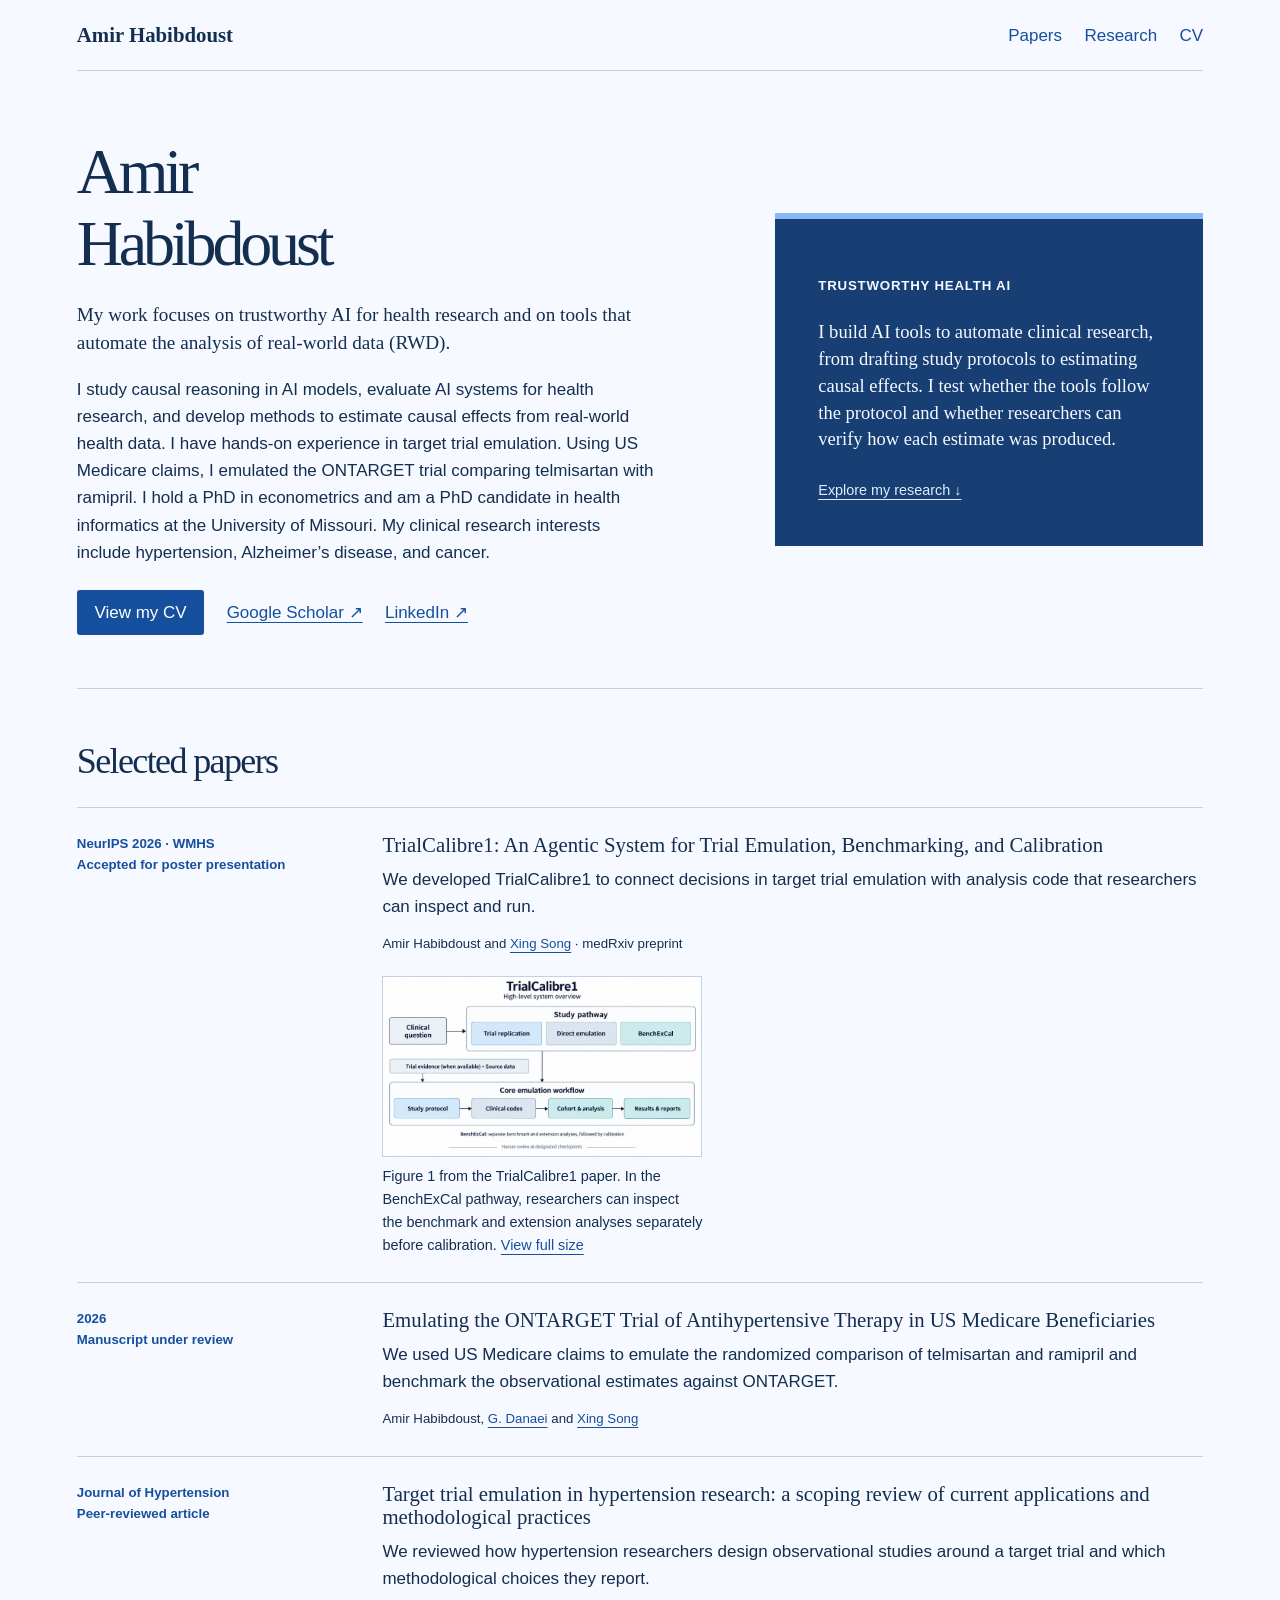
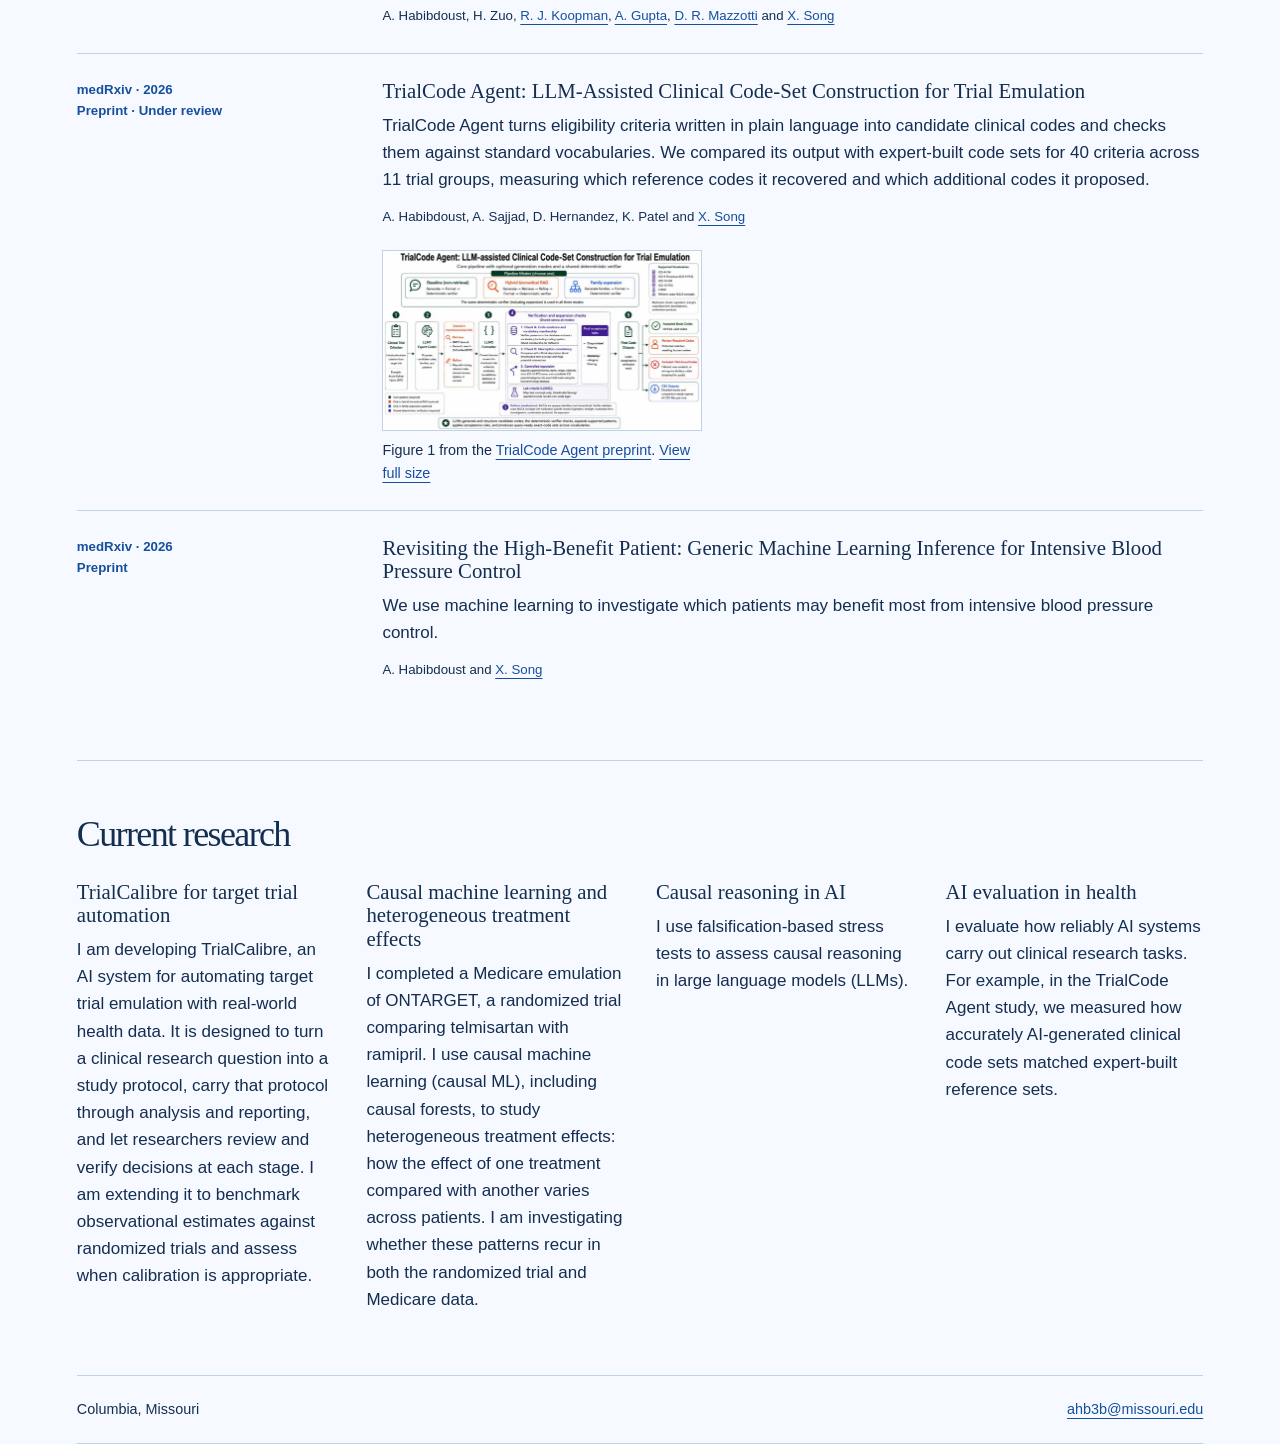
<file: index.html>
<!doctype html>
<html lang="en"><head><meta charset="utf-8"><meta name="viewport" content="width=device-width,initial-scale=1"><meta name="description" content="Amir Habibdoust studies treatment effects, causal reasoning in AI, and the evaluation of AI systems for health research at the University of Missouri."><title>Amir Habibdoust | Research</title><link rel="stylesheet" href="style.css"></head>
<body><header><a class="brand" href="index.html">Amir Habibdoust</a><nav aria-label="Main"><a href="#papers">Papers</a><a href="#research">Research</a><a href="cv.html">CV</a></nav></header>
<main><section class="hero"><div><h1>Amir<br>Habibdoust</h1><p class="lead">My work focuses on trustworthy AI for health research and on tools that automate the analysis of real-world data (RWD).</p><p>I study causal reasoning in AI models, evaluate AI systems for health research, and develop methods to estimate causal effects from real-world health data. I have hands-on experience in target trial emulation. Using US Medicare claims, I emulated the ONTARGET trial comparing telmisartan with ramipril. I hold a PhD in econometrics and am a PhD candidate in health informatics at the University of Missouri. My clinical research interests include hypertension, Alzheimer&rsquo;s disease, and cancer.</p><div class="actions"><a class="button" href="cv.html">View my CV</a><a href="https://scholar.google.com/citations?user=FbnvVcIAAAAJ">Google Scholar ↗</a><a href="https://www.linkedin.com/in/amir-habibdoust-77b50853">LinkedIn ↗</a></div></div>
<aside><p class="kicker">Trustworthy Health AI</p><blockquote>I build AI tools to automate clinical research, from drafting study protocols to estimating causal effects. I test whether the tools follow the protocol and whether researchers can verify how each estimate was produced.</blockquote><a href="#research">Explore my research ↓</a></aside></section>
<section id="papers"><h2>Selected papers</h2>
<article><div class="meta">NeurIPS 2026 · WMHS<br>Accepted for poster presentation</div><div><h3><a href="https://www.medrxiv.org/content/medrxiv/early/2026/10/14/2026.10.13.26365421.full.pdf">TrialCalibre1: An Agentic System for Trial Emulation, Benchmarking, and Calibration</a></h3><p>We developed TrialCalibre1 to connect decisions in target trial emulation with analysis code that researchers can inspect and run.</p><small>Amir Habibdoust and <a href="https://www.medicine.missouri.edu/faculty/xing-song-phd">Xing Song</a> · medRxiv preprint</small><figure class="paper-figure"><a href="trialcalibre-workflow.png" aria-label="Open the full-size TrialCalibre1 workflow figure"><img src="trialcalibre-workflow.png" width="1672" height="941" alt="Replication, direct emulation and BenchExCal share a workflow from protocol and clinical codes through cohort analysis and reporting, with human review at checkpoints."></a><figcaption>Figure 1 from the TrialCalibre1 paper. In the BenchExCal pathway, researchers can inspect the benchmark and extension analyses separately before calibration. <a href="trialcalibre-workflow.png">View full size</a></figcaption></figure></div></article>
<article><div class="meta">2026<br>Manuscript under review</div><div><h3>Emulating the ONTARGET Trial of Antihypertensive Therapy in US Medicare Beneficiaries</h3><p>We used US Medicare claims to emulate the randomized comparison of telmisartan and ramipril and benchmark the observational estimates against ONTARGET.</p><small>Amir Habibdoust, <a href="https://hsph.harvard.edu/profile/goodarz-danaei/">G. Danaei</a> and <a href="https://www.medicine.missouri.edu/faculty/xing-song-phd">Xing Song</a></small></div></article>
<article><div class="meta">Journal of Hypertension<br>Peer-reviewed article</div><div><h3><a href="https://doi.org/10.1097/HJH.0000000000004188">Target trial emulation in hypertension research: a scoping review of current applications and methodological practices</a></h3><p>We reviewed how hypertension researchers design observational studies around a target trial and which methodological choices they report.</p><small>A. Habibdoust, H. Zuo, <a href="https://www.crmc.org/doctors/richelle-koopman-md">R. J. Koopman</a>, <a href="https://findadoctor.kansashealthsystem.com/provider/aditi-gupta/1220542">A. Gupta</a>, <a href="https://ku.discovery.academicanalytics.com/scholar/379800/Diego-Mazzotti?unitId=20952&amp;unitType=6">D. R. Mazzotti</a> and <a href="https://www.medicine.missouri.edu/faculty/xing-song-phd">X. Song</a></small></div></article>
<article><div class="meta">medRxiv · 2026<br>Preprint · Under review</div><div><h3><a href="https://doi.org/10.64898/2026.08.20.26360962">TrialCode Agent: LLM-Assisted Clinical Code-Set Construction for Trial Emulation</a></h3><p>TrialCode Agent turns eligibility criteria written in plain language into candidate clinical codes and checks them against standard vocabularies. We compared its output with expert-built code sets for 40 criteria across 11 trial groups, measuring which reference codes it recovered and which additional codes it proposed.</p><small>A. Habibdoust, A. Sajjad, D. Hernandez, K. Patel and <a href="https://www.medicine.missouri.edu/faculty/xing-song-phd">X. Song</a></small><figure class="paper-figure"><a href="trialcode-workflow.jpg" aria-label="Open the full-size TrialCode Agent workflow"><img src="trialcode-workflow.jpg" width="1280" height="722" alt="TrialCode Agent generates candidate clinical codes, formats them by vocabulary and verifies them against terminology tables."></a><figcaption>Figure 1 from the <a href="https://doi.org/10.64898/2026.08.20.26360962">TrialCode Agent preprint</a>. <a href="trialcode-workflow.jpg">View full size</a></figcaption></figure></div></article>
<article><div class="meta">medRxiv · 2026<br>Preprint</div><div><h3><a href="https://doi.org/10.64898/2026.06.26.26356708">Revisiting the High-Benefit Patient: Generic Machine Learning Inference for Intensive Blood Pressure Control</a></h3><p>We use machine learning to investigate which patients may benefit most from intensive blood pressure control.</p><small>A. Habibdoust and <a href="https://www.medicine.missouri.edu/faculty/xing-song-phd">X. Song</a></small></div></article></section>
<section id="research"><h2>Current research</h2><div class="research-areas"><div id="trialcalibre"><h3>TrialCalibre for target trial automation</h3><p>I am developing TrialCalibre, an AI system for automating target trial emulation with real-world health data. It is designed to turn a clinical research question into a study protocol, carry that protocol through analysis and reporting, and let researchers review and verify decisions at each stage. I am extending it to benchmark observational estimates against randomized trials and assess when calibration is appropriate.</p></div><div id="treatment-effects"><h3>Causal machine learning and heterogeneous treatment effects</h3><p>I completed a Medicare emulation of ONTARGET, a randomized trial comparing telmisartan with ramipril. I use causal machine learning (causal ML), including causal forests, to study heterogeneous treatment effects: how the effect of one treatment compared with another varies across patients. I am investigating whether these patterns recur in both the randomized trial and Medicare data.</p></div><div><h3>Causal reasoning in AI</h3><p>I use falsification-based stress tests to assess causal reasoning in large language models (LLMs).</p></div><div><h3>AI evaluation in health</h3><p>I evaluate how reliably AI systems carry out clinical research tasks. For example, in the TrialCode Agent study, we measured how accurately AI-generated clinical code sets matched expert-built reference sets.</p></div></div></section></main><footer>Columbia, Missouri <a href="mailto:ahb3b@missouri.edu">ahb3b@missouri.edu</a></footer></body></html>
</file>
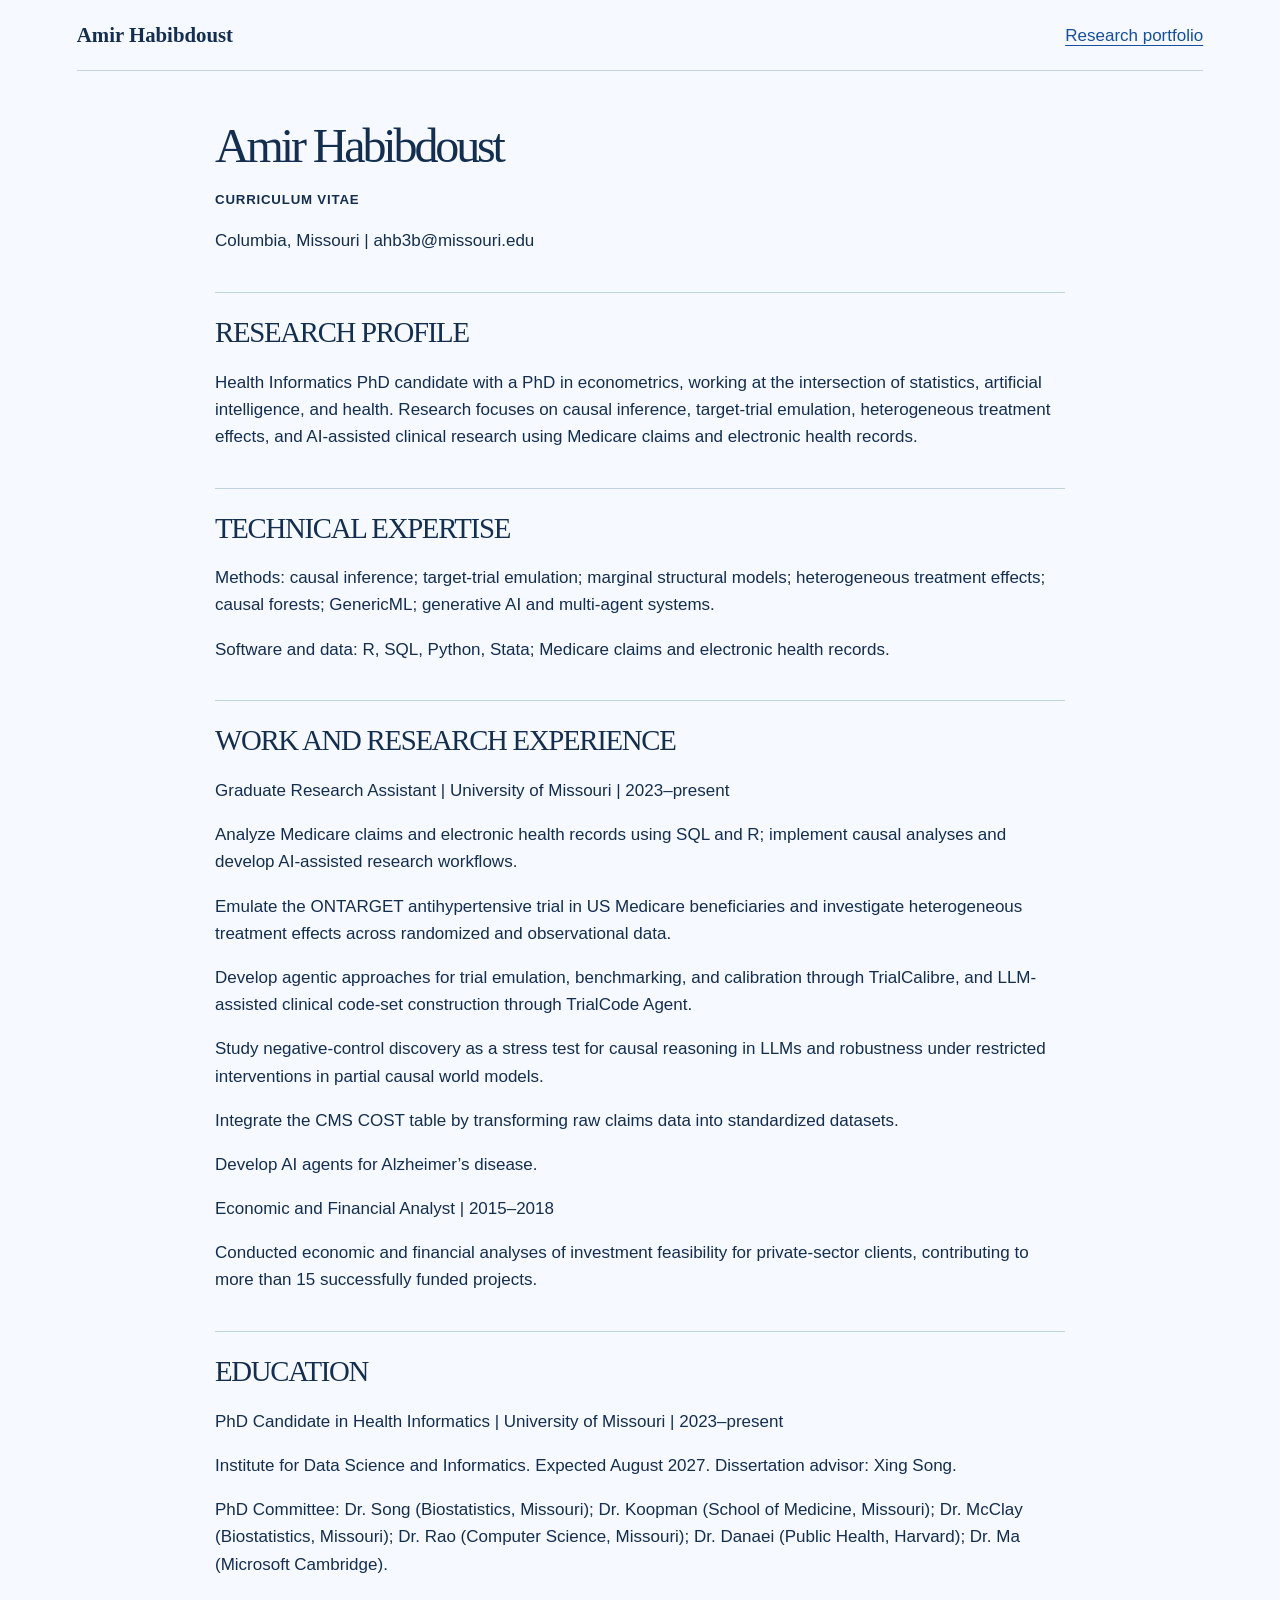
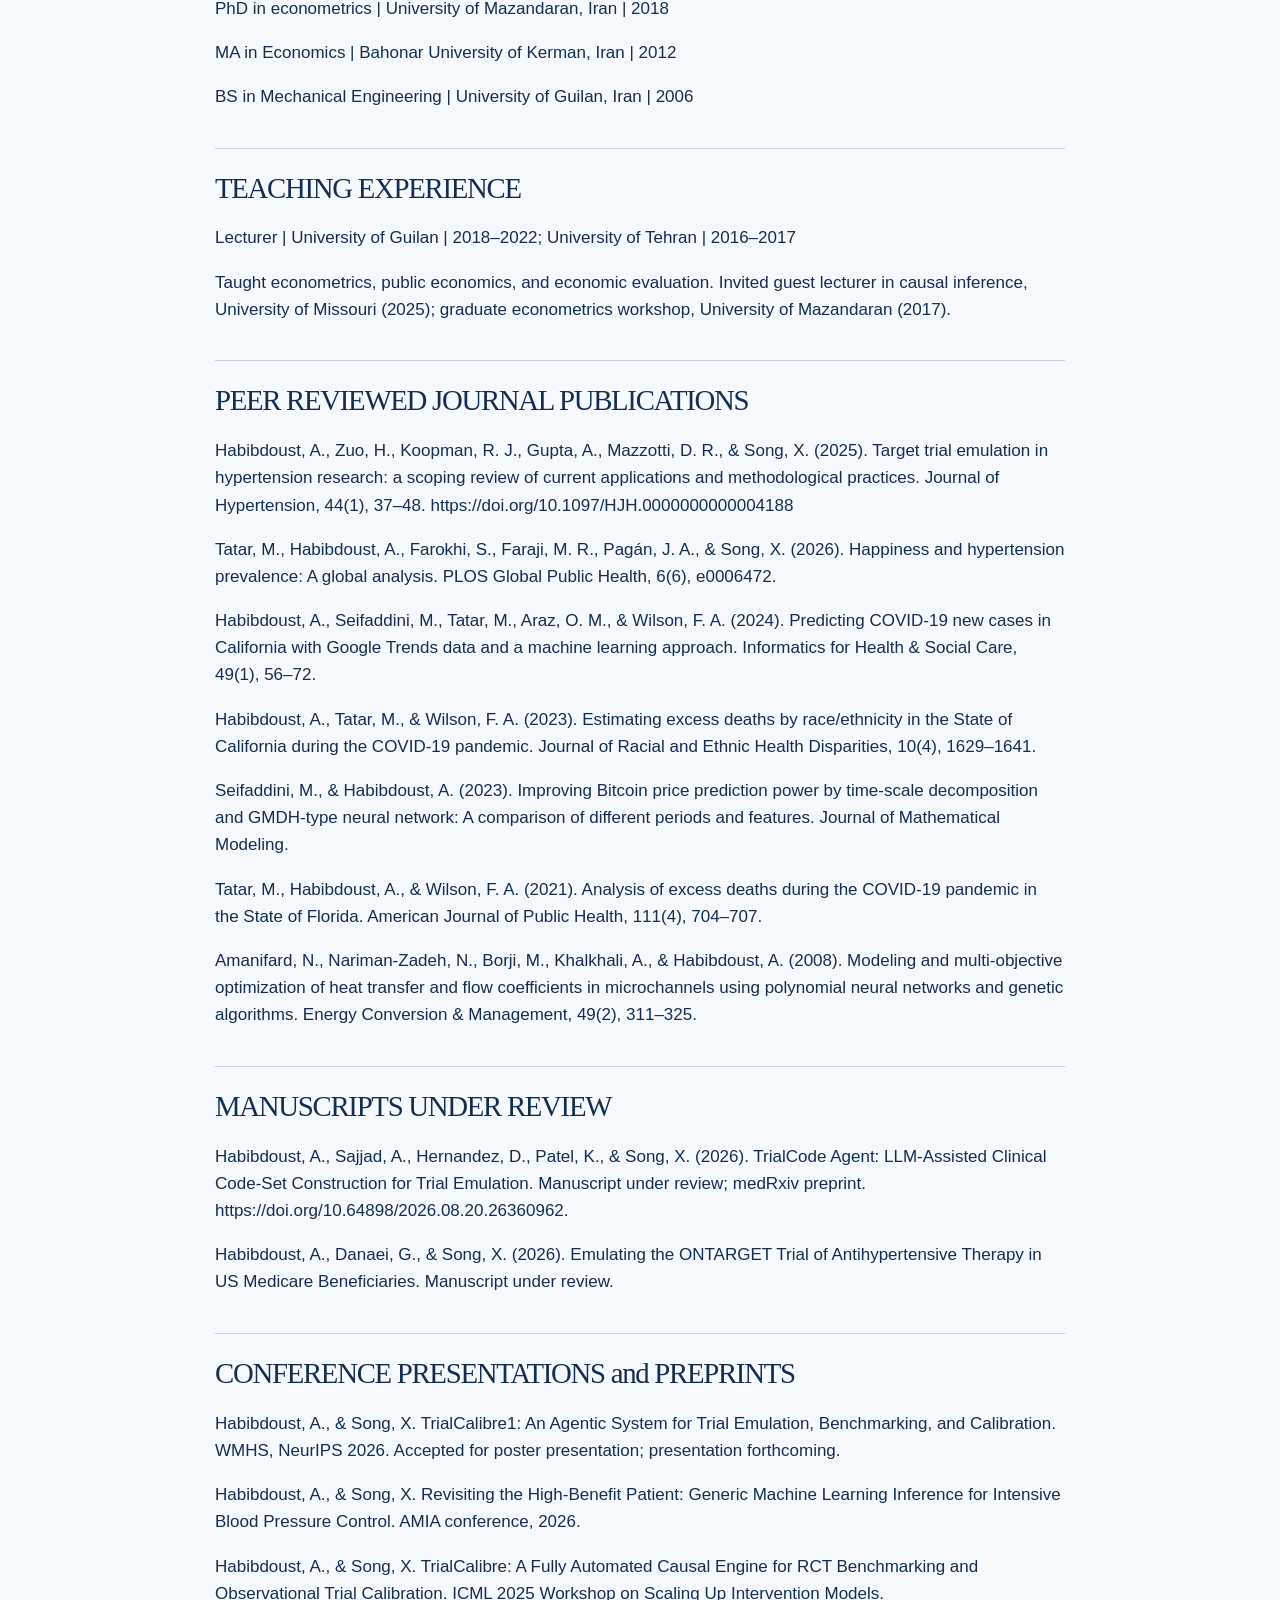
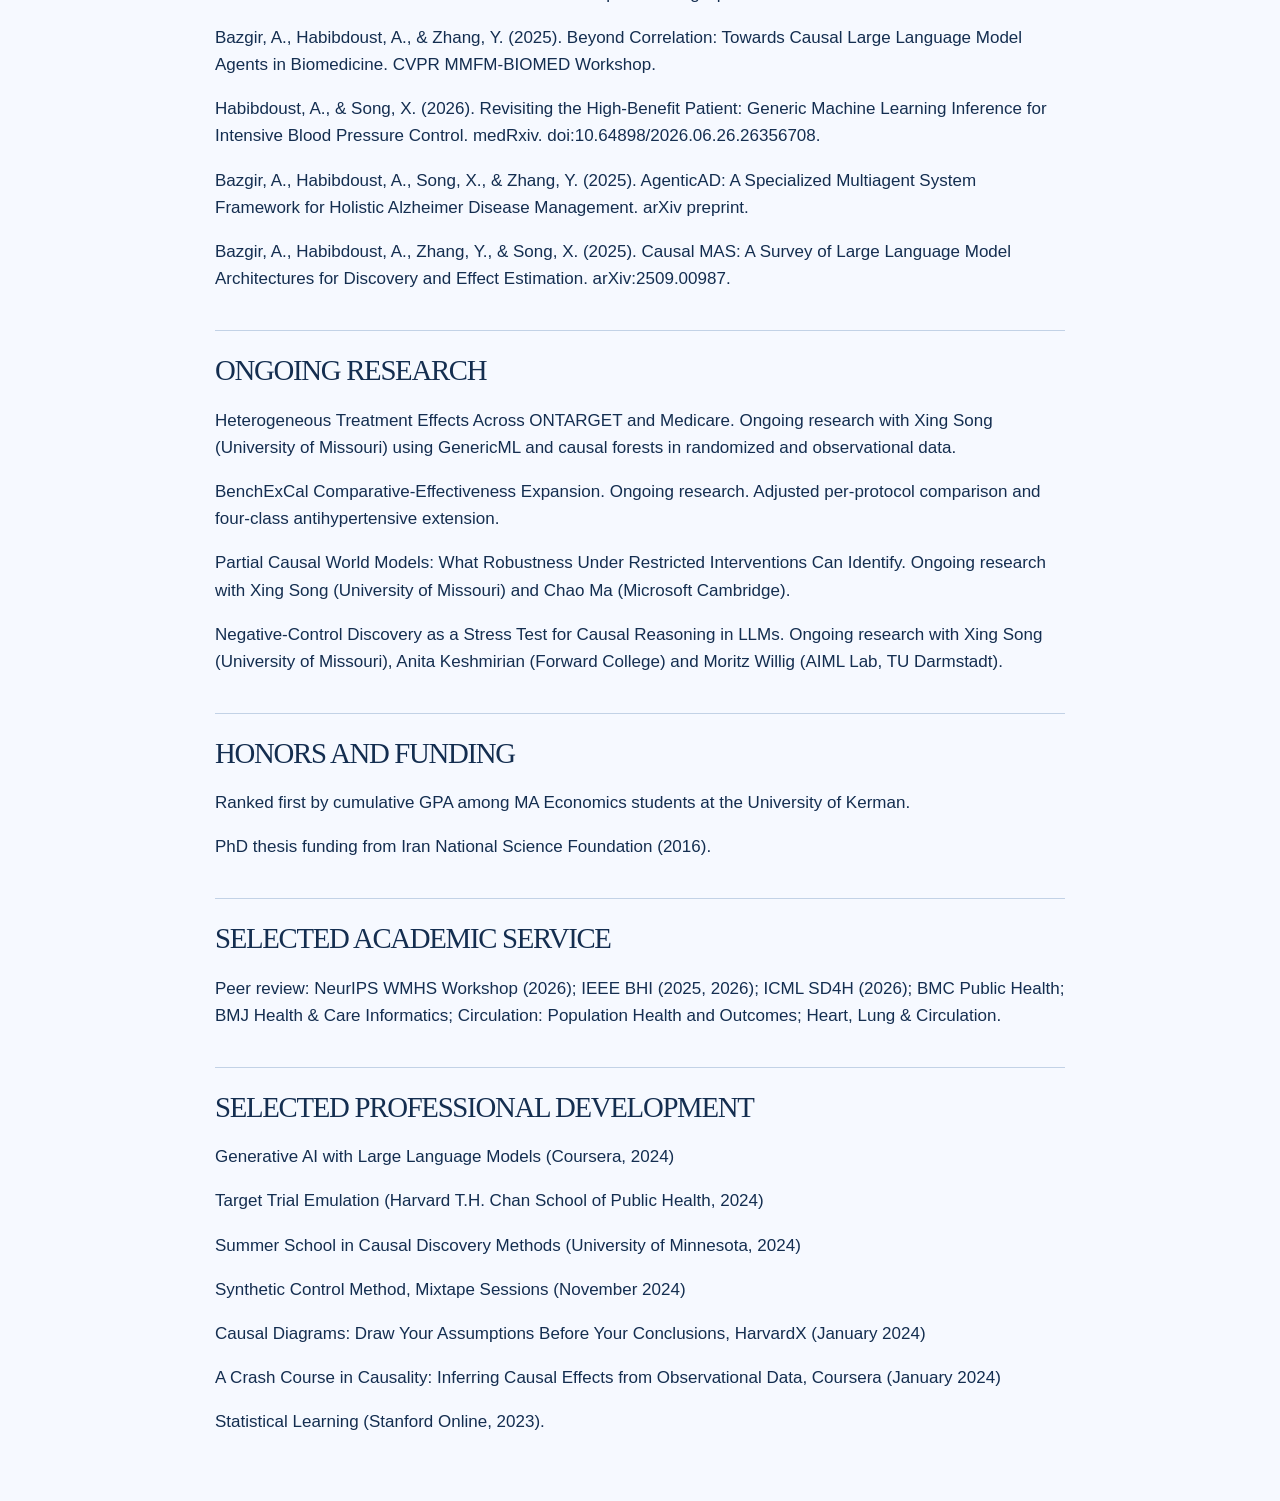
<file: cv.html>
<!doctype html><html lang="en"><head><meta charset="utf-8"><meta name="viewport" content="width=device-width,initial-scale=1"><title>Amir Habibdoust | Curriculum vitae</title><link rel="stylesheet" href="style.css"></head><body><header><a class="brand" href="index.html">Amir Habibdoust</a><a href="index.html">Research portfolio</a></header><main class="cv"><h1>Amir Habibdoust</h1><p class="kicker">Curriculum vitae</p>
<p>Columbia, Missouri | ahb3b@missouri.edu</p>
<h2>RESEARCH PROFILE</h2>
<p>Health Informatics PhD candidate with a PhD in econometrics, working at the intersection of statistics, artificial intelligence, and health. Research focuses on causal inference, target-trial emulation, heterogeneous treatment effects, and AI-assisted clinical research using Medicare claims and electronic health records.</p>
<h2>TECHNICAL EXPERTISE</h2>
<p>Methods: causal inference; target-trial emulation; marginal structural models; heterogeneous treatment effects; causal forests; GenericML; generative AI and multi-agent systems.</p>
<p>Software and data: R, SQL, Python, Stata; Medicare claims and electronic health records.</p>
<h2>WORK AND RESEARCH EXPERIENCE</h2>
<p>Graduate Research Assistant | University of Missouri | 2023–present</p>
<p>Analyze Medicare claims and electronic health records using SQL and R; implement causal analyses and develop AI-assisted research workflows.</p>
<p>Emulate the ONTARGET antihypertensive trial in US Medicare beneficiaries and investigate heterogeneous treatment effects across randomized and observational data.</p>
<p>Develop agentic approaches for trial emulation, benchmarking, and calibration through TrialCalibre, and LLM-assisted clinical code-set construction through TrialCode Agent.</p>
<p>Study negative-control discovery as a stress test for causal reasoning in LLMs and robustness under restricted interventions in partial causal world models.</p>
<p>Integrate the CMS COST table by transforming raw claims data into standardized datasets.</p>
<p>Develop AI agents for Alzheimer’s disease.</p>
<p>Economic and Financial Analyst | 2015–2018</p>
<p>Conducted economic and financial analyses of investment feasibility for private-sector clients, contributing to more than 15 successfully funded projects.</p>
<h2>EDUCATION</h2>
<p>PhD Candidate in Health Informatics | University of Missouri | 2023–present</p>
<p>Institute for Data Science and Informatics. Expected August 2027. Dissertation advisor: Xing Song.</p>
<p>PhD Committee: Dr. Song (Biostatistics, Missouri); Dr. Koopman (School of Medicine, Missouri); Dr. McClay (Biostatistics, Missouri); Dr. Rao (Computer Science, Missouri); Dr. Danaei (Public Health, Harvard); Dr. Ma (Microsoft Cambridge).</p>
<p>PhD in econometrics | University of Mazandaran, Iran | 2018</p>
<p>MA in Economics | Bahonar University of Kerman, Iran | 2012</p>
<p>BS in Mechanical Engineering | University of Guilan, Iran | 2006</p>
<h2>TEACHING EXPERIENCE</h2>
<p>Lecturer | University of Guilan | 2018–2022; University of Tehran | 2016–2017</p>
<p>Taught econometrics, public economics, and economic evaluation. Invited guest lecturer in causal inference, University of Missouri (2025); graduate econometrics workshop, University of Mazandaran (2017).</p>
<h2>PEER REVIEWED JOURNAL PUBLICATIONS</h2>
<p>Habibdoust, A., Zuo, H., Koopman, R. J., Gupta, A., Mazzotti, D. R., &amp; Song, X. (2025). Target trial emulation in hypertension research: a scoping review of current applications and methodological practices. Journal of Hypertension, 44(1), 37–48. https://doi.org/10.1097/HJH.0000000000004188</p>
<p>Tatar, M., Habibdoust, A., Farokhi, S., Faraji, M. R., Pag&#225;n, J. A., &amp; Song, X. (2026). Happiness and hypertension prevalence: A global analysis. PLOS Global Public Health, 6(6), e0006472.</p>
<p>Habibdoust, A., Seifaddini, M., Tatar, M., Araz, O. M., &amp; Wilson, F. A. (2024). Predicting COVID-19 new cases in California with Google Trends data and a machine learning approach. Informatics for Health &amp; Social Care, 49(1), 56–72.</p>
<p>Habibdoust, A., Tatar, M., &amp; Wilson, F. A. (2023). Estimating excess deaths by race/ethnicity in the State of California during the COVID-19 pandemic. Journal of Racial and Ethnic Health Disparities, 10(4), 1629–1641.</p>
<p>Seifaddini, M., &amp; Habibdoust, A. (2023). Improving Bitcoin price prediction power by time-scale decomposition and GMDH-type neural network: A comparison of different periods and features. Journal of Mathematical Modeling.</p>
<p>Tatar, M., Habibdoust, A., &amp; Wilson, F. A. (2021). Analysis of excess deaths during the COVID-19 pandemic in the State of Florida. American Journal of Public Health, 111(4), 704–707.</p>
<p>Amanifard, N., Nariman-Zadeh, N., Borji, M., Khalkhali, A., &amp; Habibdoust, A. (2008). Modeling and multi-objective optimization of heat transfer and flow coefficients in microchannels using polynomial neural networks and genetic algorithms. Energy Conversion &amp; Management, 49(2), 311–325.</p>
<h2>MANUSCRIPTS UNDER REVIEW</h2>
<p>Habibdoust, A., Sajjad, A., Hernandez, D., Patel, K., &amp; Song, X. (2026). TrialCode Agent: LLM-Assisted Clinical Code-Set Construction for Trial Emulation. Manuscript under review; medRxiv preprint. https://doi.org/10.64898/2026.08.20.26360962.</p>
<p>Habibdoust, A., Danaei, G., &amp; Song, X. (2026). Emulating the ONTARGET Trial of Antihypertensive Therapy in US Medicare Beneficiaries. Manuscript under review.</p>
<h2>CONFERENCE PRESENTATIONS and PREPRINTS</h2>
<p>Habibdoust, A., &amp; Song, X. TrialCalibre1: An Agentic System for Trial Emulation, Benchmarking, and Calibration. WMHS, NeurIPS 2026. Accepted for poster presentation; presentation forthcoming.</p>
<p>Habibdoust, A., &amp; Song, X. Revisiting the High-Benefit Patient: Generic Machine Learning Inference for Intensive Blood Pressure Control. AMIA conference, 2026.</p>
<p>Habibdoust, A., &amp; Song, X. TrialCalibre: A Fully Automated Causal Engine for RCT Benchmarking and Observational Trial Calibration. ICML 2025 Workshop on Scaling Up Intervention Models.</p>
<p>Bazgir, A., Habibdoust, A., &amp; Zhang, Y. (2025). Beyond Correlation: Towards Causal Large Language Model Agents in Biomedicine. CVPR MMFM-BIOMED Workshop.</p>
<p>Habibdoust, A., &amp; Song, X. (2026). Revisiting the High-Benefit Patient: Generic Machine Learning Inference for Intensive Blood Pressure Control. medRxiv. doi:10.64898/2026.06.26.26356708.</p>
<p>Bazgir, A., Habibdoust, A., Song, X., &amp; Zhang, Y. (2025). AgenticAD: A Specialized Multiagent System Framework for Holistic Alzheimer Disease Management. arXiv preprint.</p>
<p>Bazgir, A., Habibdoust, A., Zhang, Y., &amp; Song, X. (2025). Causal MAS: A Survey of Large Language Model Architectures for Discovery and Effect Estimation. arXiv:2509.00987.</p>
<h2>ONGOING RESEARCH</h2>
<p>Heterogeneous Treatment Effects Across ONTARGET and Medicare. Ongoing research with Xing Song (University of Missouri) using GenericML and causal forests in randomized and observational data.</p>
<p>BenchExCal Comparative-Effectiveness Expansion. Ongoing research. Adjusted per-protocol comparison and four-class antihypertensive extension.</p>
<p>Partial Causal World Models: What Robustness Under Restricted Interventions Can Identify. Ongoing research with Xing Song (University of Missouri) and Chao Ma (Microsoft Cambridge).</p>
<p>Negative-Control Discovery as a Stress Test for Causal Reasoning in LLMs. Ongoing research with Xing Song (University of Missouri), Anita Keshmirian (Forward College) and Moritz Willig (AIML Lab, TU Darmstadt).</p>
<h2>HONORS AND FUNDING</h2>
<p>Ranked first by cumulative GPA among MA Economics students at the University of Kerman.</p>
<p>PhD thesis funding from Iran National Science Foundation (2016).</p>
<h2>SELECTED ACADEMIC SERVICE</h2>
<p>Peer review: NeurIPS WMHS Workshop (2026); IEEE BHI (2025, 2026); ICML SD4H (2026); BMC Public Health; BMJ Health &amp; Care Informatics; Circulation: Population Health and Outcomes; Heart, Lung &amp; Circulation.</p>
<h2>SELECTED PROFESSIONAL DEVELOPMENT</h2>
<p>Generative AI with Large Language Models (Coursera, 2024)</p>
<p>Target Trial Emulation (Harvard T.H. Chan School of Public Health, 2024)</p>
<p>Summer School in Causal Discovery Methods (University of Minnesota, 2024)</p>
<p>Synthetic Control Method, Mixtape Sessions (November 2024)</p>
<p>Causal Diagrams: Draw Your Assumptions Before Your Conclusions, HarvardX (January 2024)</p>
<p>A Crash Course in Causality: Inferring Causal Effects from Observational Data, Coursera (January 2024)</p>
<p>Statistical Learning (Stanford Online, 2023).</p>
</main></body></html>
</file>
<file: style.css>
:root{--ink:#142e50;--accent:#164f9d;--line:#c2d2e6;--paper:#f6f9ff}*{box-sizing:border-box}html{scroll-behavior:smooth}body{margin:0 auto;padding:0 clamp(20px,6vw,96px);max-width:1420px;background:var(--paper);color:var(--ink);font:17px/1.6 "Segoe UI",Arial,sans-serif}header,footer,nav,.actions{display:flex;align-items:center;gap:1.4rem}header,footer{justify-content:space-between;padding:1.35rem 0;border-bottom:1px solid var(--line)}a{color:var(--accent);text-underline-offset:4px}a:hover{text-decoration:underline}a:focus-visible{outline:3px solid #ad511e;outline-offset:4px}.brand,nav a{text-decoration:none}.brand{font:bold 1.3rem Georgia,serif;color:var(--ink)}h1,h2,h3,blockquote{font-family:Georgia,serif;font-weight:400;line-height:1.13}h1{font-size:clamp(2.4rem,5vw,4rem);letter-spacing:-.065em;margin:.18em 0 .32em}h2{font-size:clamp(1.6rem,3vw,2.25rem);letter-spacing:-.045em;margin:0 0 .7em}h3{font-size:1.3rem;margin:0 0 .45em}h3 a{color:inherit;text-decoration:none}.hero,.grid{display:grid;grid-template-columns:1.45fr 1fr;gap:clamp(2rem,6vw,7rem)}section{padding:3.3rem 0;border-bottom:1px solid var(--line)}.hero{align-items:center}.hero p{max-width:61ch}.lead{font:1.2rem/1.45 Georgia,serif}.kicker,.meta,small{font-size:.83rem}.kicker{font-weight:650;letter-spacing:.06em;text-transform:uppercase}.actions{margin-top:1.5rem;flex-wrap:wrap}.button{background:var(--accent);color:white;padding:.55rem 1.1rem;border-radius:3px;text-decoration:none}aside{color:#f6f9ff;background:#173f73;padding:clamp(1.6rem,3.4vw,3.6rem);border-top:6px solid #86b9f3}aside a{color:#dfedff;font-size:.9rem}blockquote{font-size:clamp(1.05rem,1.45vw,1.3rem);line-height:1.45;margin:1.2em 0}.meta{color:var(--accent);font-weight:650}article{display:grid;grid-template-columns:minmax(145px,1fr) 3fr;gap:2rem;border-top:1px solid var(--line);padding:1.55rem 0}article p,.grid p{margin:.55rem 0}.cv{max-width:850px;margin:auto;padding-bottom:3rem}.cv h1{font-size:3rem;margin-top:1em}.cv h2{font-size:1.8rem;border-top:1px solid var(--line);padding-top:.8em;margin-top:1.3em}footer{font-size:.9rem}@media(max-width:700px){.hero,.grid,article{grid-template-columns:1fr;gap:1rem}section{padding:2.3rem 0}nav{gap:.8rem}header,footer{flex-wrap:wrap}.hero aside{margin-top:1rem}blockquote{margin:.7em 0}.brand{font-size:1.1rem}}@media print{header,footer{display:none}body{background:white;padding:0;font-size:10pt}.cv h2{break-after:avoid}.cv p{break-inside:avoid}}
.research-areas{display:grid;grid-template-columns:repeat(auto-fit,minmax(min(100%,245px),1fr));gap:2rem}.research-areas p{margin:.6rem 0}

.paper-figure{margin:1.25rem 0 0;max-width:20rem}.paper-figure img{display:block;width:100%;height:auto;border:1px solid var(--line)}.paper-figure figcaption{font-size:.9rem;margin-top:.5rem}
</file>
